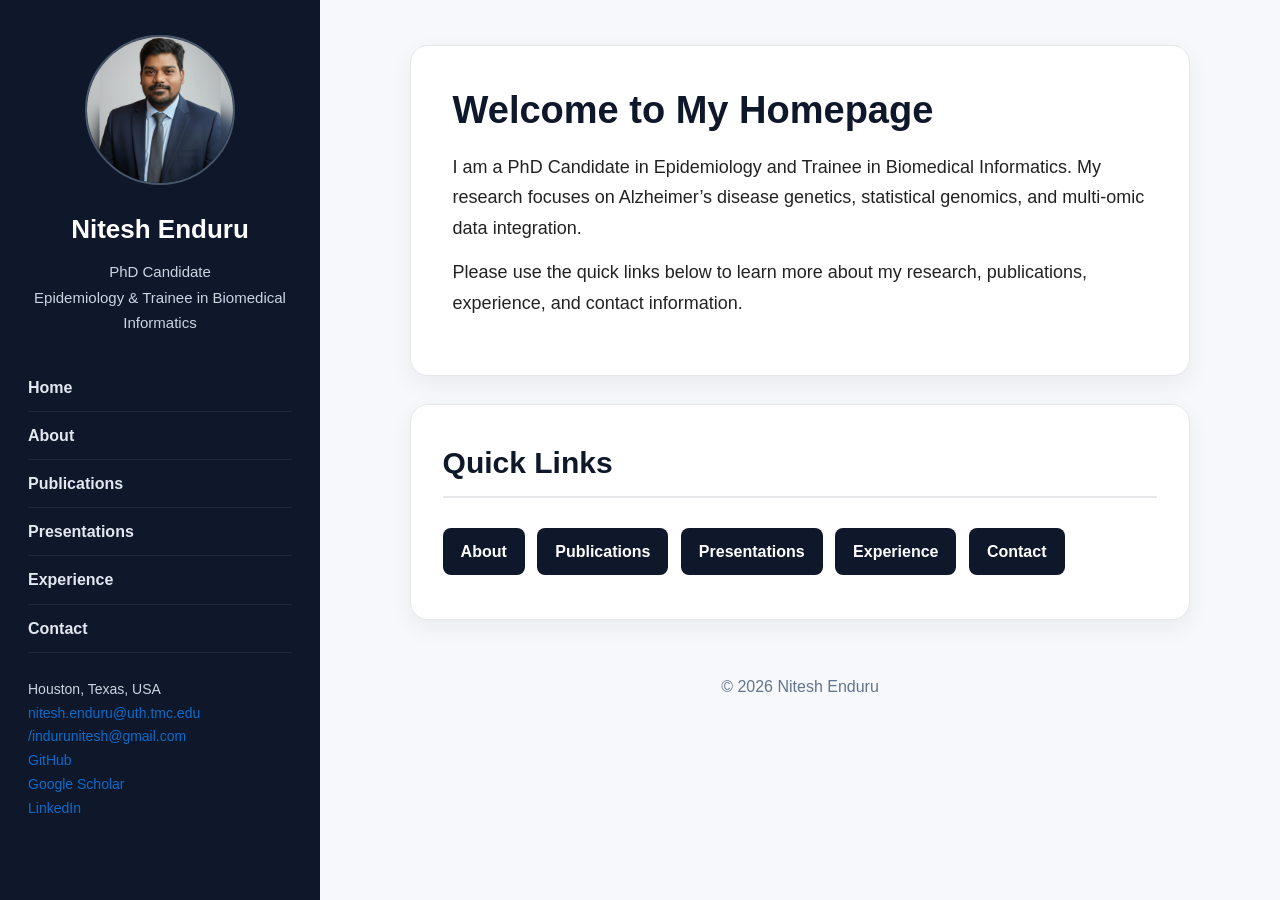
<file: index.html>
<!DOCTYPE html>
<html lang="en">
<head>
  <meta charset="UTF-8">
  <meta name="viewport" content="width=device-width, initial-scale=1.0">
  <title>Nitesh Enduru | Home</title>
  <link rel="stylesheet" href="style.css">
</head>
<body>

<div class="wrapper">

  <aside class="sidebar">
    <img src="profile.jpg" alt="Nitesh Enduru" class="photo-img">

    <h1>Nitesh Enduru</h1>
    <p class="title">PhD Candidate<br>Epidemiology & Trainee in Biomedical Informatics</p>

    <nav>
      <a href="index.html">Home</a>
      <a href="about.html">About</a>
      <a href="publications.html">Publications</a>
 	 <a href="presentations.html">Presentations</a>

      <a href="experience.html">Experience</a>
      <a href="contact.html">Contact</a>
    </nav>

    <p class="small">
      Houston, Texas, USA<br>
      <a href="mailto:nitesh.enduru@uth.tmc.edu">nitesh.enduru@uth.tmc.edu /indurunitesh@gmail.com </a><br>
      <a href="https://github.com/nenduru1" target="_blank">GitHub</a><br>
      <a href="https://scholar.google.com/citations?user=P9VxsasAAAAJ&hl=en&oi=ao" target="_blank">Google Scholar</a><br>
      <a href="https://linkedin.com/in/nenduru" target="_blank">LinkedIn</a>
    </p>
  </aside>

  <main class="content">

    <section class="hero">
      <h2>Welcome to My Homepage</h2>

      <p>
        I am a PhD Candidate in Epidemiology and Trainee in Biomedical Informatics.
        My research focuses on Alzheimer’s disease genetics, statistical genomics,
        and multi-omic data integration.
      </p>

      <p>
        Please use the quick links below to learn more about my research, publications,
        experience, and contact information.
      </p>
    </section>

   <section class="section">
  <h2>Quick Links</h2>

  <p>
    <a class="button" href="about.html">About</a>
    <a class="button" href="publications.html">Publications</a>
    <a class="button" href="presentations.html">Presentations</a>
    <a class="button" href="experience.html">Experience</a>
    <a class="button" href="contact.html">Contact</a>
  </p>
</section>

    <footer>
      <p>&copy; 2026 Nitesh Enduru</p>
    </footer>

  </main>

</div>

</body>
</html>
</file>
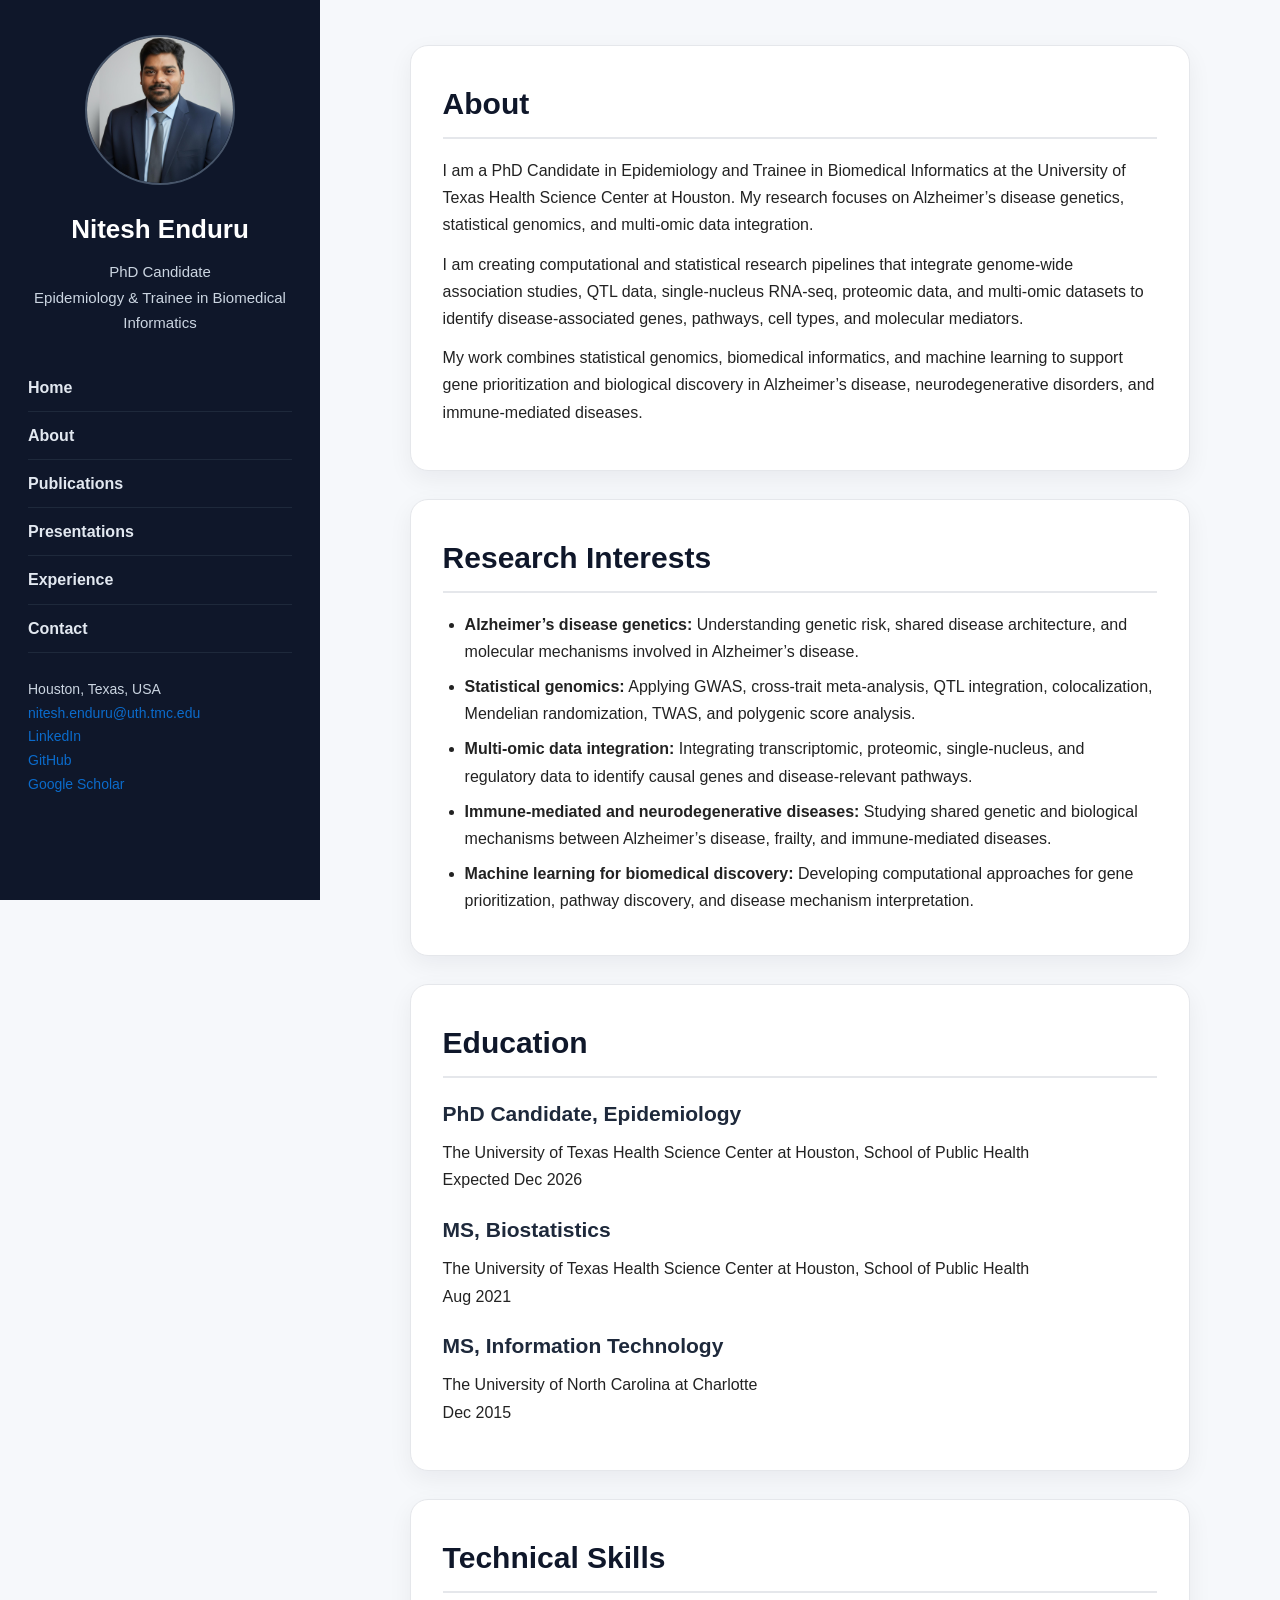
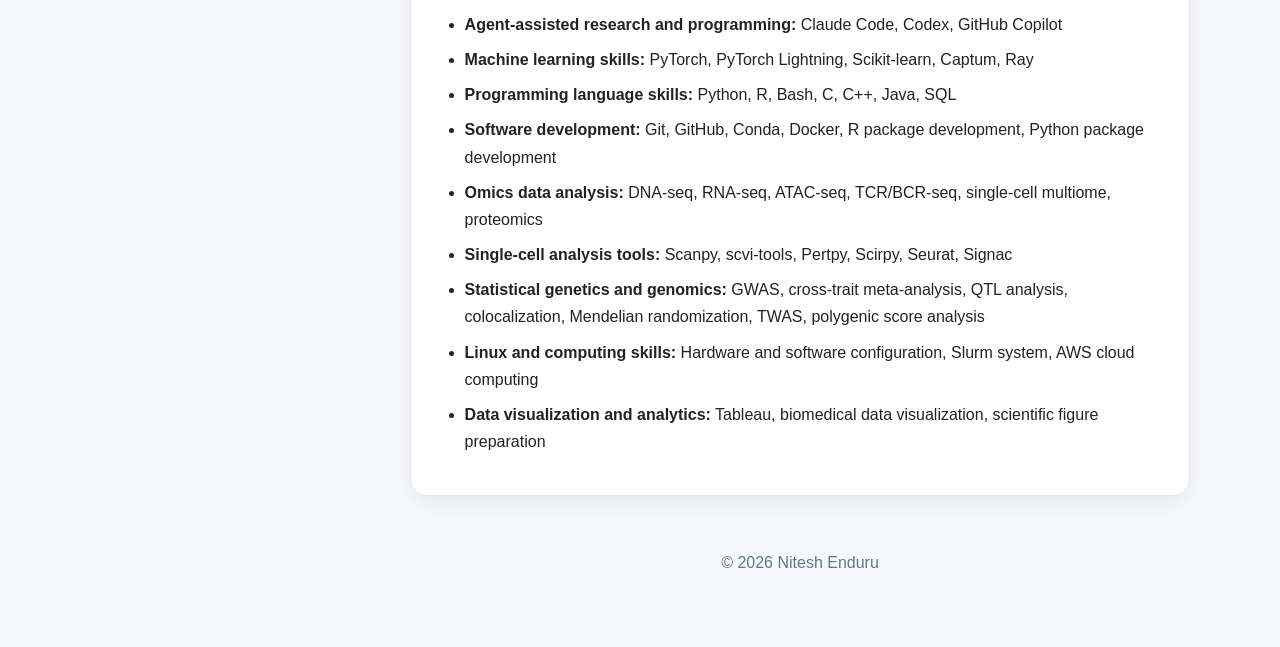
<file: about.html>
<!DOCTYPE html>
<html lang="en">
<head>
  <meta charset="UTF-8">
  <meta name="viewport" content="width=device-width, initial-scale=1.0">
  <title>About | Nitesh Enduru</title>
  <link rel="stylesheet" href="style.css">
</head>
<body>

<div class="wrapper">

  <aside class="sidebar">
    <img src="profile.jpg" alt="Nitesh Enduru" class="photo-img">

    <h1>Nitesh Enduru</h1>
    <p class="title">PhD Candidate<br>Epidemiology & Trainee in  Biomedical Informatics</p>

    <nav>
      <a href="index.html">Home</a>
      <a href="about.html">About</a>
      <a href="publications.html">Publications</a>
  <a href="presentations.html">Presentations</a>

      <a href="experience.html">Experience</a>
      <a href="contact.html">Contact</a>
    </nav>

    <p class="small">
      Houston, Texas, USA<br>
      <a href="mailto:nitesh.enduru@uth.tmc.edu">nitesh.enduru@uth.tmc.edu</a><br>
      <a href="https://linkedin.com/in/nenduru" target="_blank">LinkedIn</a><br>
      <a href="https://github.com/nenduru1" target="_blank">GitHub</a><br>
      <a href="https://scholar.google.com/citations?user=P9VxsasAAAAJ&hl=en&oi=ao" target="_blank">Google Scholar</a>
    </p>
  </aside>

  <main class="content">

    <section class="section">
      <h2>About</h2>

      <p>
        I am a PhD Candidate in Epidemiology and Trainee in Biomedical Informatics
        at the University of Texas Health Science Center at Houston. My research focuses
        on Alzheimer’s disease genetics, statistical genomics, and multi-omic data integration.
      </p>

      <p>
        I am creating computational and statistical research pipelines that integrate
        genome-wide association studies, QTL data, single-nucleus RNA-seq, proteomic data,
        and multi-omic datasets to identify disease-associated genes, pathways, cell types,
        and molecular mediators.
      </p>

      <p>
        My work combines statistical genomics, biomedical informatics, and machine learning
        to support gene prioritization and biological discovery in Alzheimer’s disease,
        neurodegenerative disorders, and immune-mediated diseases.
      </p>
    </section>

    <section class="section">
      <h2>Research Interests</h2>

      <ul>
        <li>
          <strong>Alzheimer’s disease genetics:</strong>
          Understanding genetic risk, shared disease architecture, and molecular mechanisms
          involved in Alzheimer’s disease.
        </li>

        <li>
          <strong>Statistical genomics:</strong>
          Applying GWAS, cross-trait meta-analysis, QTL integration, colocalization,
          Mendelian randomization, TWAS, and polygenic score analysis.
        </li>

        <li>
          <strong>Multi-omic data integration:</strong>
          Integrating transcriptomic, proteomic, single-nucleus, and regulatory data
          to identify causal genes and disease-relevant pathways.
        </li>

        <li>
          <strong>Immune-mediated and neurodegenerative diseases:</strong>
          Studying shared genetic and biological mechanisms between Alzheimer’s disease,
          frailty, and immune-mediated diseases.
        </li>

        <li>
          <strong>Machine learning for biomedical discovery:</strong>
          Developing computational approaches for gene prioritization, pathway discovery,
          and disease mechanism interpretation.
        </li>
      </ul>
    </section>

    <section class="section">
      <h2>Education</h2>

      <h3>PhD Candidate, Epidemiology</h3>
      <p>
        The University of Texas Health Science Center at Houston, School of Public Health<br>
        Expected Dec 2026
      </p>

      <h3>MS, Biostatistics</h3>
      <p>
        The University of Texas Health Science Center at Houston, School of Public Health<br>
        Aug 2021
      </p>

      <h3>MS, Information Technology</h3>
      <p>
        The University of North Carolina at Charlotte<br>
        Dec 2015
      </p>
    </section>

    <section class="section">
      <h2>Technical Skills</h2>

      <ul>
        <li>
          <strong>Agent-assisted research and programming:</strong>
          Claude Code, Codex, GitHub Copilot
        </li>

        <li>
          <strong>Machine learning skills:</strong>
          PyTorch, PyTorch Lightning, Scikit-learn, Captum, Ray
        </li>

        <li>
          <strong>Programming language skills:</strong>
          Python, R, Bash, C, C++, Java, SQL
        </li>

        <li>
          <strong>Software development:</strong>
          Git, GitHub, Conda, Docker, R package development, Python package development
        </li>

        <li>
          <strong>Omics data analysis:</strong>
          DNA-seq, RNA-seq, ATAC-seq, TCR/BCR-seq, single-cell multiome, proteomics
        </li>

        <li>
          <strong>Single-cell analysis tools:</strong>
          Scanpy, scvi-tools, Pertpy, Scirpy, Seurat, Signac
        </li>

        <li>
          <strong>Statistical genetics and genomics:</strong>
          GWAS, cross-trait meta-analysis, QTL analysis, colocalization,
          Mendelian randomization, TWAS, polygenic score analysis
        </li>

        <li>
          <strong>Linux and computing skills:</strong>
          Hardware and software configuration, Slurm system, AWS cloud computing
        </li>

        <li>
          <strong>Data visualization and analytics:</strong>
          Tableau, biomedical data visualization, scientific figure preparation
        </li>
      </ul>
    </section>

    <footer>
      <p>&copy; 2026 Nitesh Enduru</p>
    </footer>

  </main>

</div>

</body>
</html>
</file>
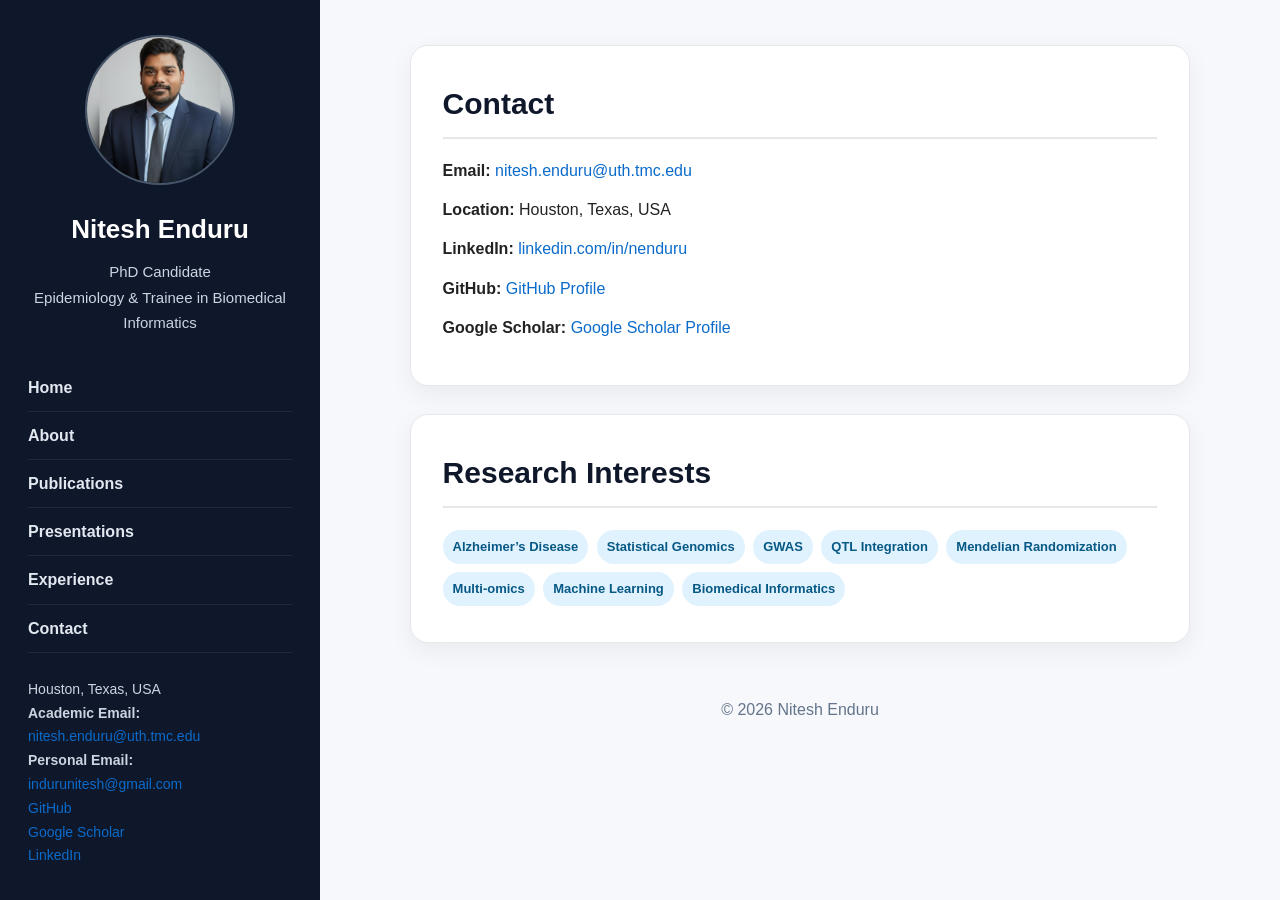
<file: contact.html>
<!DOCTYPE html>
<html lang="en">
<head>
  <meta charset="UTF-8">
  <meta name="viewport" content="width=device-width, initial-scale=1.0">
  <title>Contact | Nitesh Enduru</title>
  <link rel="stylesheet" href="style.css">
</head>
<body>

<div class="wrapper">

  <aside class="sidebar">
    <img src="profile.jpg" alt="Nitesh Enduru" class="photo-img">

    <h1>Nitesh Enduru</h1>
    <p class="title">PhD Candidate<br>Epidemiology & Trainee in Biomedical Informatics</p>

    <nav>
      <a href="index.html">Home</a>
      <a href="about.html">About</a>
      <a href="publications.html">Publications</a>
      <a href="presentations.html">Presentations</a>
      <a href="experience.html">Experience</a>
      <a href="contact.html">Contact</a>
    </nav>

    <p class="small">
  Houston, Texas, USA<br>
  <strong>Academic Email:</strong><br>
  <a href="mailto:nitesh.enduru@uth.tmc.edu">nitesh.enduru@uth.tmc.edu</a><br>
  <strong>Personal Email:</strong><br>
  <a href="mailto:indurunitesh@gmail.com">indurunitesh@gmail.com</a><br>
  <a href="https://github.com/nenduru1" target="_blank">GitHub</a><br>
  <a href="https://scholar.google.com/citations?user=P9VxsasAAAAJ&hl=en&oi=ao" target="_blank">Google Scholar</a><br>
  <a href="https://linkedin.com/in/nenduru" target="_blank">LinkedIn</a>
</p>
  </aside>

  <main class="content">

    <section class="section">
      <h2>Contact</h2>

      <p>
        <strong>Email:</strong>
        <a href="mailto:nitesh.enduru@uth.tmc.edu">nitesh.enduru@uth.tmc.edu</a>
      </p>

      <p>
        <strong>Location:</strong>
        Houston, Texas, USA
      </p>

      <p>
        <strong>LinkedIn:</strong>
        <a href="https://linkedin.com/in/nenduru" target="_blank">linkedin.com/in/nenduru</a>
      </p>

      <p>
        <strong>GitHub:</strong>
        <a href="https://github.com/nenduru1" target="_blank">GitHub Profile</a>
      </p>

      <p>
        <strong>Google Scholar:</strong>
        <a href="https://scholar.google.com/citations?user=P9VxsasAAAAJ&hl=en&oi=ao" target="_blank">Google Scholar Profile</a>
      </p>

         </section>

    <section class="section">
      <h2>Research Interests</h2>

      <span class="badge">Alzheimer’s Disease</span>
      <span class="badge">Statistical Genomics</span>
      <span class="badge">GWAS</span>
      <span class="badge">QTL Integration</span>
      <span class="badge">Mendelian Randomization</span>
      <span class="badge">Multi-omics</span>
      <span class="badge">Machine Learning</span>
      <span class="badge">Biomedical Informatics</span>
    </section>

    <footer>
      <p>&copy; 2026 Nitesh Enduru</p>
    </footer>

  </main>

</div>

</body>
</html>
</file>
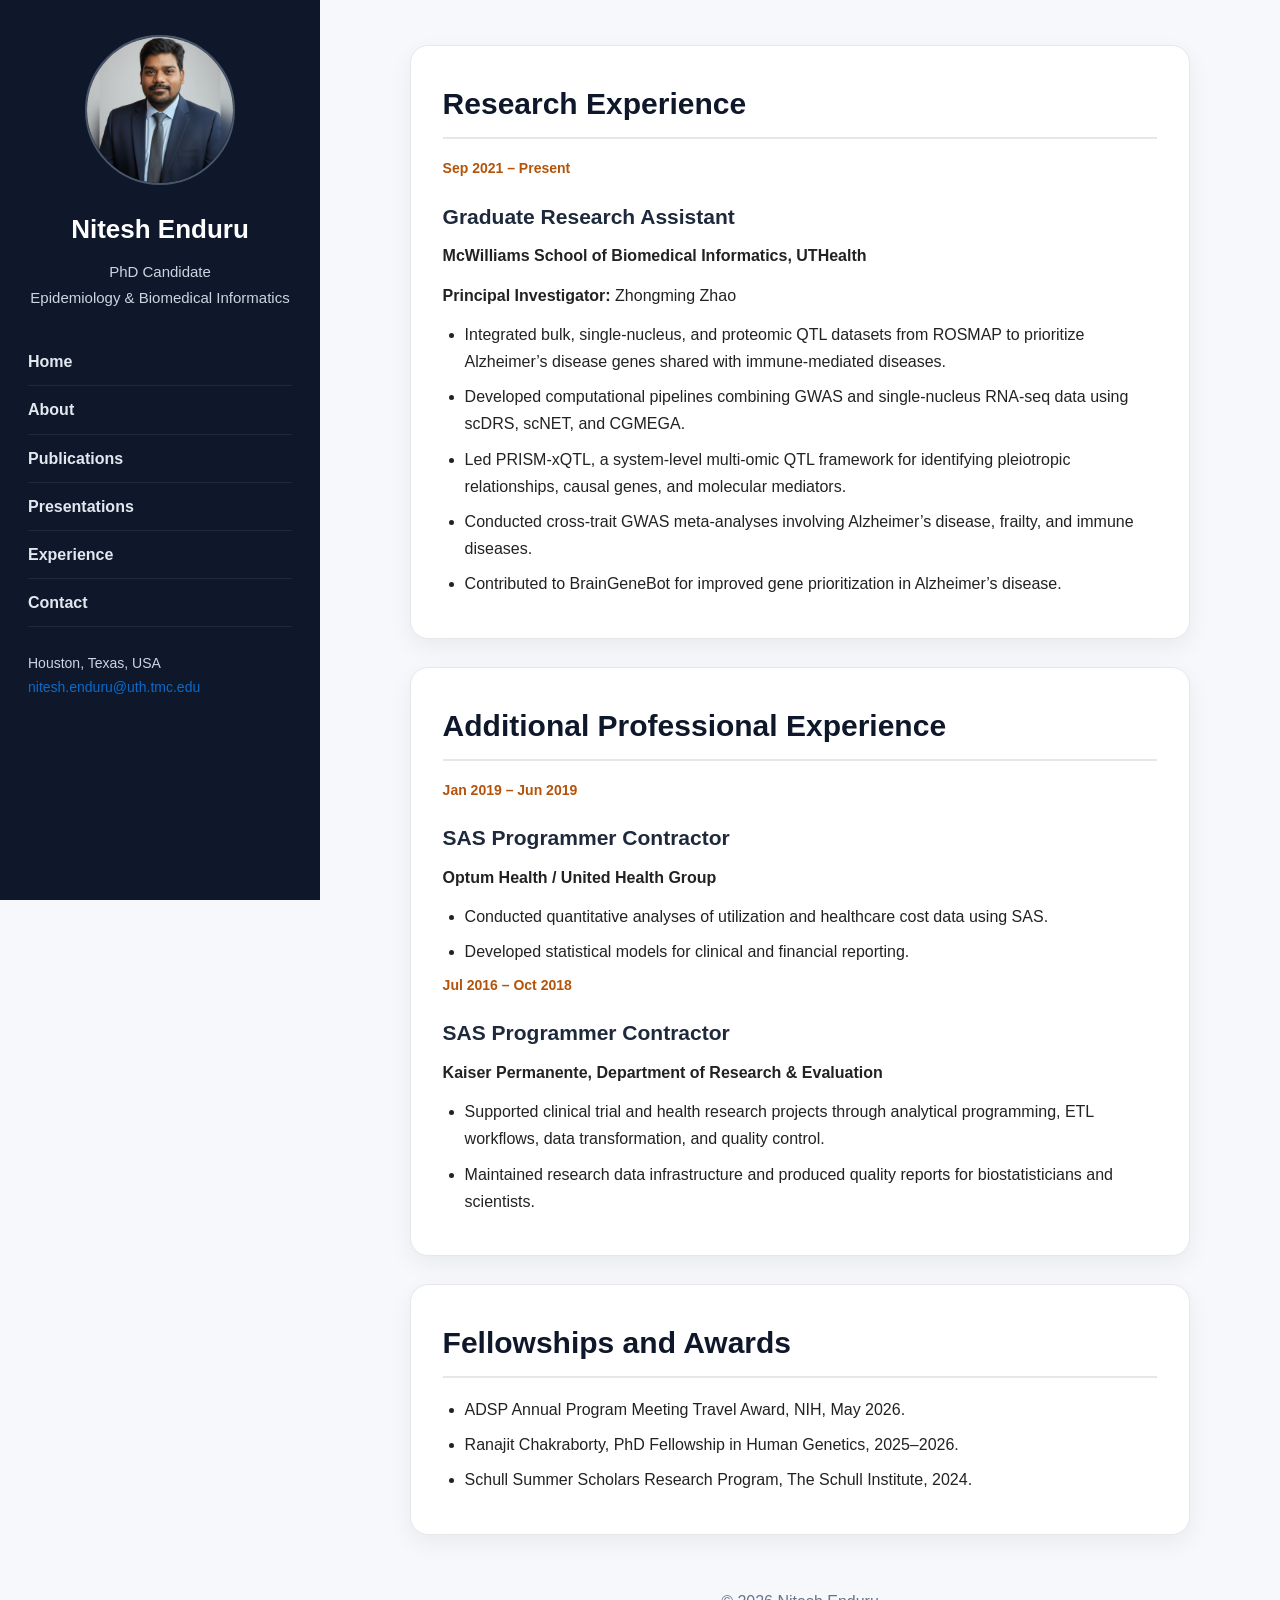
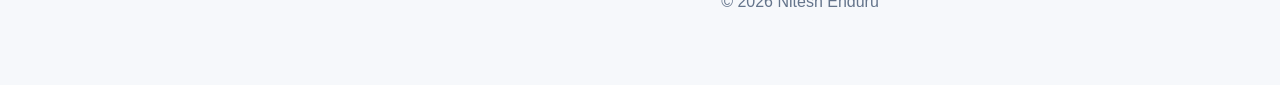
<file: experience.html>
<!DOCTYPE html>
<html lang="en">
<head>
  <meta charset="UTF-8">
  <meta name="viewport" content="width=device-width, initial-scale=1.0">
  <title>Experience | Nitesh Enduru</title>
  <link rel="stylesheet" href="style.css">
</head>
<body>

<div class="wrapper">

  <aside class="sidebar">
<img src="profile.jpg" alt="Nitesh Enduru" class="photo-img">    <h1>Nitesh Enduru</h1>
    <p class="title">PhD Candidate<br>Epidemiology & Biomedical Informatics</p>

    <nav>
      <a href="index.html">Home</a>
      <a href="about.html">About</a>
      <a href="publications.html">Publications</a>
  <a href="presentations.html">Presentations</a>
      <a href="experience.html">Experience</a>
      <a href="contact.html">Contact</a>
    </nav>

    <p class="small">
      Houston, Texas, USA<br>
      <a href="mailto:nitesh.enduru@uth.tmc.edu">nitesh.enduru@uth.tmc.edu</a>
    </p>
  </aside>

  <main class="content">
    <section class="section">
      <h2>Research Experience</h2>

      <p class="date">Sep 2021 – Present</p>
      <h3>Graduate Research Assistant</h3>
      <p><strong>McWilliams School of Biomedical Informatics, UTHealth</strong></p>
      <p><strong>Principal Investigator:</strong> Zhongming Zhao</p>

      <ul>
        <li>
          Integrated bulk, single-nucleus, and proteomic QTL datasets from ROSMAP
          to prioritize Alzheimer’s disease genes shared with immune-mediated diseases.
        </li>
        <li>
          Developed computational pipelines combining GWAS and single-nucleus RNA-seq data
          using scDRS, scNET, and CGMEGA.
        </li>
        <li>
          Led PRISM-xQTL, a system-level multi-omic QTL framework for identifying
          pleiotropic relationships, causal genes, and molecular mediators.
        </li>
        <li>
          Conducted cross-trait GWAS meta-analyses involving Alzheimer’s disease,
          frailty, and immune diseases.
        </li>
        <li>
          Contributed to BrainGeneBot for improved gene prioritization in Alzheimer’s disease.
        </li>
      </ul>
    </section>

    <section class="section">
      <h2>Additional Professional Experience</h2>

      <p class="date">Jan 2019 – Jun 2019</p>
      <h3>SAS Programmer Contractor</h3>
      <p><strong>Optum Health / United Health Group</strong></p>
      <ul>
        <li>Conducted quantitative analyses of utilization and healthcare cost data using SAS.</li>
        <li>Developed statistical models for clinical and financial reporting.</li>
      </ul>

      <p class="date">Jul 2016 – Oct 2018</p>
      <h3>SAS Programmer Contractor</h3>
      <p><strong>Kaiser Permanente, Department of Research & Evaluation</strong></p>
      <ul>
        <li>
          Supported clinical trial and health research projects through analytical programming,
          ETL workflows, data transformation, and quality control.
        </li>
        <li>
          Maintained research data infrastructure and produced quality reports for
          biostatisticians and scientists.
        </li>
      </ul>
    </section>

    <section class="section">
      <h2>Fellowships and Awards</h2>
      <ul>
        <li>ADSP Annual Program Meeting Travel Award, NIH, May 2026.</li>
        <li>Ranajit Chakraborty, PhD Fellowship in Human Genetics, 2025–2026.</li>
        <li>Schull Summer Scholars Research Program, The Schull Institute, 2024.</li>
      </ul>
    </section>

    <footer>
      <p>&copy; 2026 Nitesh Enduru</p>
    </footer>
  </main>

</div>

</body>
</html>
</file>
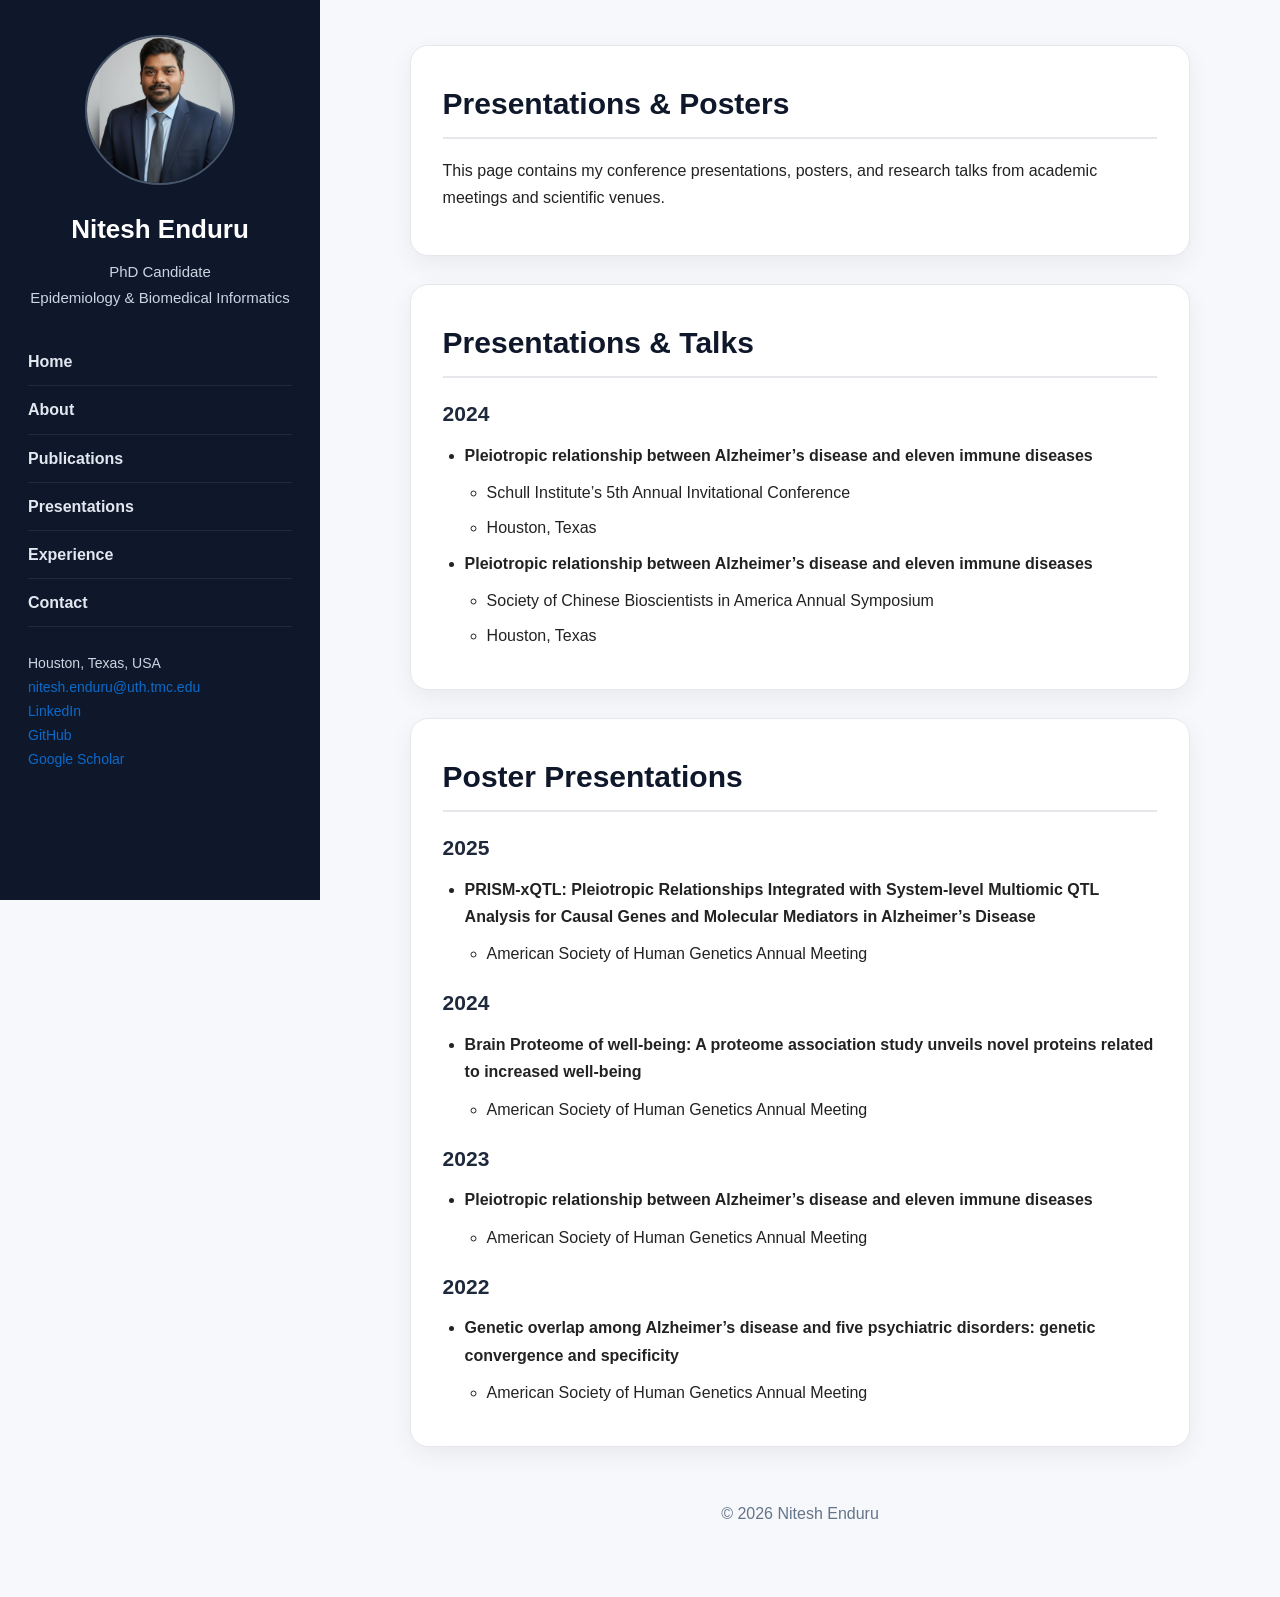
<file: presentations.html>
<!DOCTYPE html>
<html lang="en">
<head>
  <meta charset="UTF-8">
  <meta name="viewport" content="width=device-width, initial-scale=1.0">
  <title>Presentations | Nitesh Enduru</title>
  <link rel="stylesheet" href="style.css">
</head>
<body>

<div class="wrapper">

  <aside class="sidebar">
    <img src="profile.jpg" alt="Nitesh Enduru" class="photo-img">

    <h1>Nitesh Enduru</h1>
    <p class="title">PhD Candidate<br>Epidemiology & Biomedical Informatics</p>

    <nav>
      <a href="index.html">Home</a>
      <a href="about.html">About</a>
      <a href="publications.html">Publications</a>
      <a href="presentations.html">Presentations</a>
      <a href="experience.html">Experience</a>
      <a href="contact.html">Contact</a>
    </nav>

    <p class="small">
      Houston, Texas, USA<br>
      <a href="mailto:nitesh.enduru@uth.tmc.edu">nitesh.enduru@uth.tmc.edu</a><br>
      <a href="https://linkedin.com/in/nenduru" target="_blank">LinkedIn</a><br>
      <a href="https://github.com/YOUR-GITHUB-USERNAME" target="_blank">GitHub</a><br>
      <a href="YOUR-GOOGLE-SCHOLAR-LINK" target="_blank">Google Scholar</a>
    </p>
  </aside>

  <main class="content">

    <section class="section">
      <h2>Presentations & Posters</h2>

      <p>
        This page contains my conference presentations, posters, and research talks
        from academic meetings and scientific venues.
      </p>
    </section>

    <section class="section">
      <h2>Presentations & Talks</h2>

      <h3>2024</h3>

      <ul>
        <li>
          <strong>Pleiotropic relationship between Alzheimer’s disease and eleven immune diseases</strong>
          <ul>
            <li>Schull Institute’s 5th Annual Invitational Conference</li>
            <li>Houston, Texas</li>
          </ul>
        </li>

        <li>
          <strong>Pleiotropic relationship between Alzheimer’s disease and eleven immune diseases</strong>
          <ul>
            <li>Society of Chinese Bioscientists in America Annual Symposium</li>
            <li>Houston, Texas</li>
          </ul>
        </li>
      </ul>
    </section>

    <section class="section">
      <h2>Poster Presentations</h2>

      <h3>2025</h3>

      <ul>
        <li>
          <strong>PRISM-xQTL: Pleiotropic Relationships Integrated with System-level Multiomic QTL Analysis for Causal Genes and Molecular Mediators in Alzheimer’s Disease</strong>
          <ul>
            <li>American Society of Human Genetics Annual Meeting</li>
          </ul>
        </li>
      </ul>

      <h3>2024</h3>

      <ul>
        <li>
          <strong>Brain Proteome of well-being: A proteome association study unveils novel proteins related to increased well-being</strong>
          <ul>
            <li>American Society of Human Genetics Annual Meeting</li>
          </ul>
        </li>
      </ul>

      <h3>2023</h3>

      <ul>
        <li>
          <strong>Pleiotropic relationship between Alzheimer’s disease and eleven immune diseases</strong>
          <ul>
            <li>American Society of Human Genetics Annual Meeting</li>
          </ul>
        </li>
      </ul>

      <h3>2022</h3>

      <ul>
        <li>
          <strong>Genetic overlap among Alzheimer’s disease and five psychiatric disorders: genetic convergence and specificity</strong>
          <ul>
            <li>American Society of Human Genetics Annual Meeting</li>
          </ul>
        </li>
      </ul>
    </section>

    <footer>
      <p>&copy; 2026 Nitesh Enduru</p>
    </footer>

  </main>

</div>

</body>
</html>
</file>
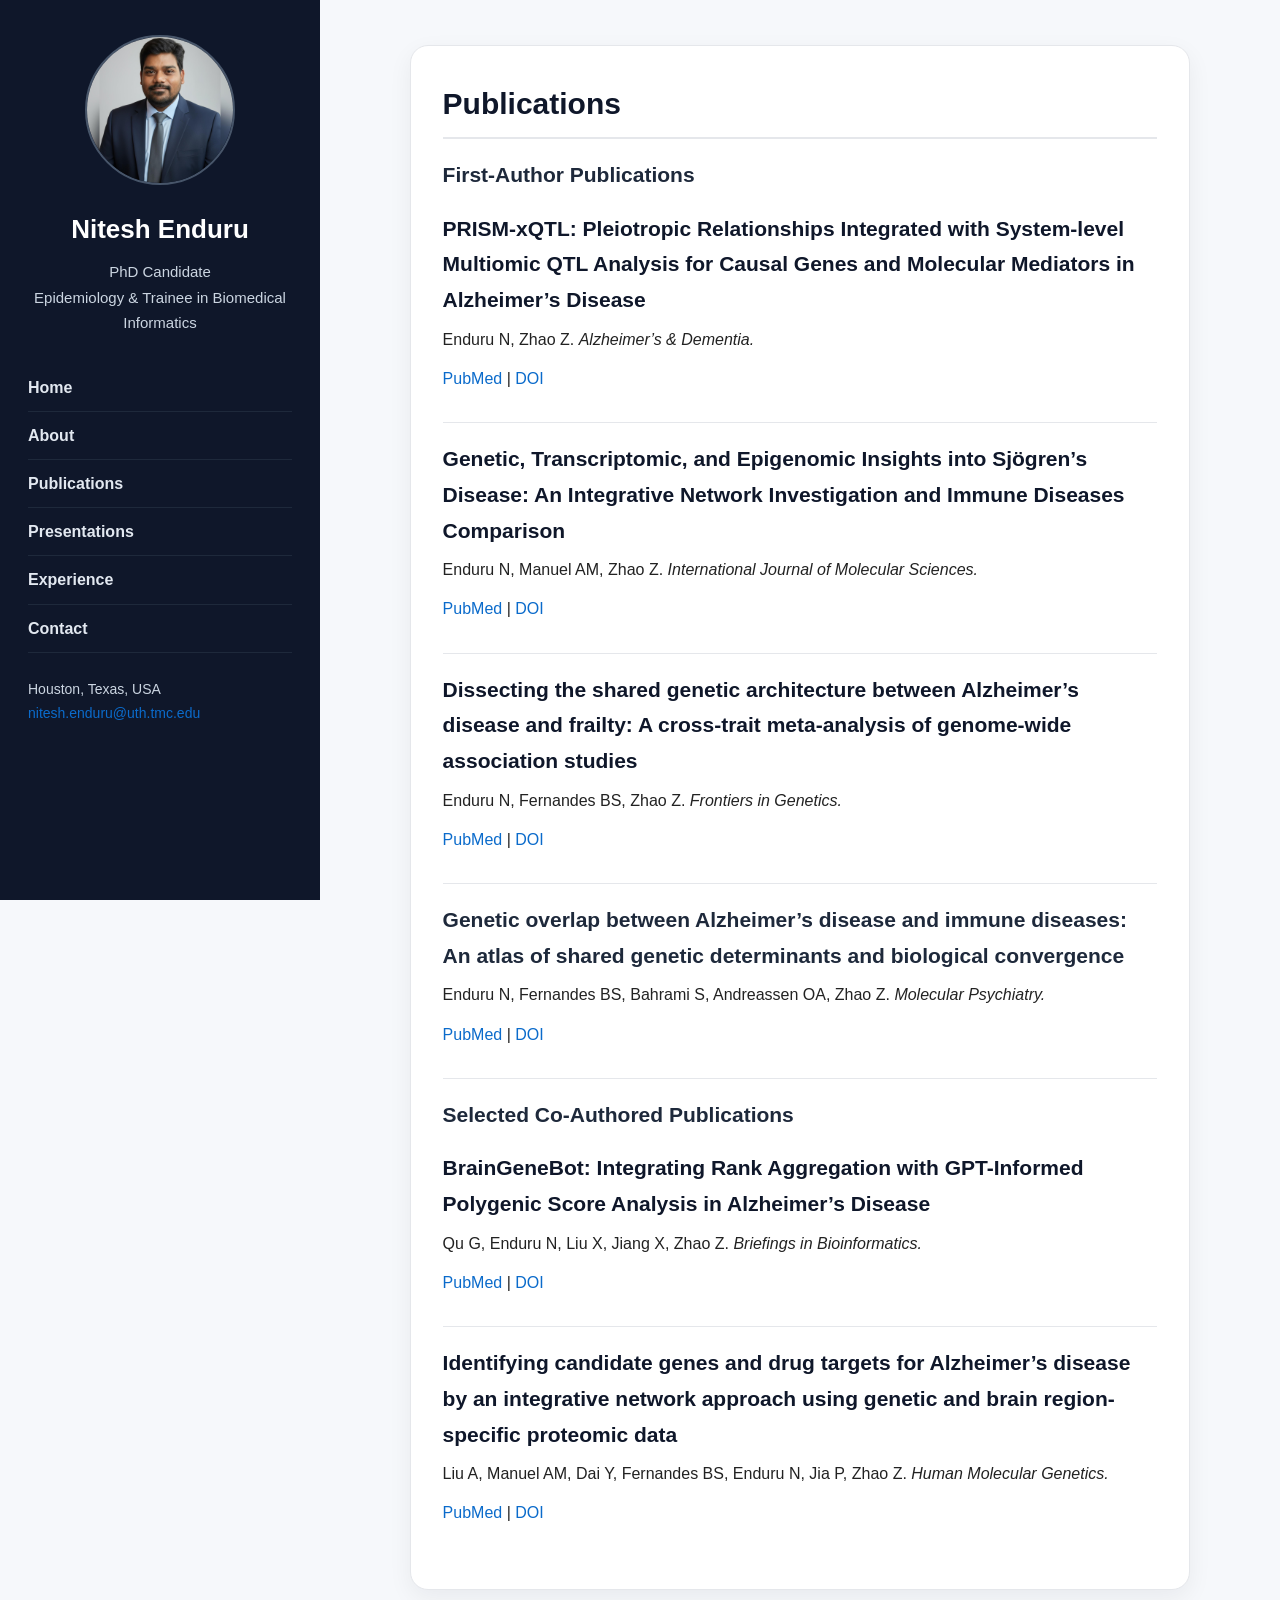
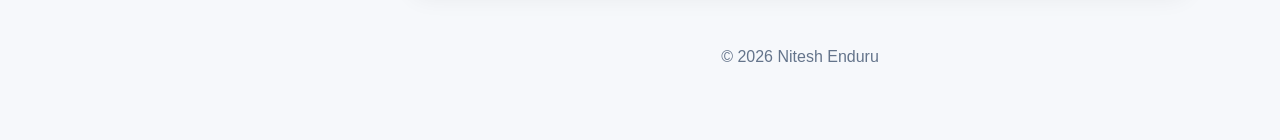
<file: publications.html>
<!DOCTYPE html>
<html lang="en">
<head>
  <meta charset="UTF-8">
  <meta name="viewport" content="width=device-width, initial-scale=1.0">
  <title>Publications | Nitesh Enduru</title>
  <link rel="stylesheet" href="style.css">
</head>
<body>

<div class="wrapper">

  <aside class="sidebar">
<img src="profile.jpg" alt="Nitesh Enduru" class="photo-img">    <h1>Nitesh Enduru</h1>
    <p class="title">PhD Candidate<br>Epidemiology & Trainee in Biomedical Informatics</p>

    <nav>
      <a href="index.html">Home</a>
      <a href="about.html">About</a>
      <a href="publications.html">Publications</a>
        <a href="presentations.html">Presentations</a>

      <a href="experience.html">Experience</a>
      <a href="contact.html">Contact</a>
    </nav>

    <p class="small">
      Houston, Texas, USA<br>
      <a href="mailto:nitesh.enduru@uth.tmc.edu">nitesh.enduru@uth.tmc.edu</a>
    </p>
  </aside>

  <main class="content">
    <section class="section">
      <h2>Publications</h2>

      <h3>First-Author Publications</h3>

      <div class="paper">
        <h3>
          <a href="https://pubmed.ncbi.nlm.nih.gov/41611629/" target="_blank">
            PRISM-xQTL: Pleiotropic Relationships Integrated with System-level Multiomic QTL Analysis for Causal Genes and Molecular Mediators in Alzheimer’s Disease
          </a>
        </h3>
        <p>Enduru N, Zhao Z. <em>Alzheimer’s & Dementia.</em></p>
        <p>
          <a href="https://pubmed.ncbi.nlm.nih.gov/41611629/" target="_blank">PubMed</a>
          |
          <a href="https://doi.org/10.1002/alz.71073" target="_blank">DOI</a>
        </p>
      </div>

      <div class="paper">
        <h3>
          <a href="https://pubmed.ncbi.nlm.nih.gov/40429780/" target="_blank">
            Genetic, Transcriptomic, and Epigenomic Insights into Sjögren’s Disease: An Integrative Network Investigation and Immune Diseases Comparison
          </a>
        </h3>
        <p>Enduru N, Manuel AM, Zhao Z. <em>International Journal of Molecular Sciences.</em></p>
        <p>
          <a href="https://pubmed.ncbi.nlm.nih.gov/40429780/" target="_blank">PubMed</a>
          |
          <a href="https://doi.org/10.3390/ijms26104637" target="_blank">DOI</a>
        </p>
      </div>

      <div class="paper">
        <h3>
          <a href="https://pubmed.ncbi.nlm.nih.gov/38706793/" target="_blank">
            Dissecting the shared genetic architecture between Alzheimer’s disease and frailty: A cross-trait meta-analysis of genome-wide association studies
          </a>
        </h3>
        <p>Enduru N, Fernandes BS, Zhao Z. <em>Frontiers in Genetics.</em></p>
        <p>
          <a href="https://pubmed.ncbi.nlm.nih.gov/38706793/" target="_blank">PubMed</a>
          |
          <a href="https://doi.org/10.3389/fgene.2024.1376050" target="_blank">DOI</a>
        </p>
      </div>

      <div class="paper">
        <h3>
          Genetic overlap between Alzheimer’s disease and immune diseases: An atlas of shared genetic determinants and biological convergence
        </h3>
        <p>Enduru N, Fernandes BS, Bahrami S, Andreassen OA, Zhao Z. <em>Molecular Psychiatry.</em></p>
        
	<p>
          <a href="https://pubmed.ncbi.nlm.nih.gov/38499654/" target="_blank">PubMed</a>
          |
          <a href="https://www.nature.com/articles/s41380-024-02510-y" target="_blank">DOI</a>
        </p>

      </div>

      <h3>Selected Co-Authored Publications</h3>

      <div class="paper">
        <h3>
          <a href="https://pubmed.ncbi.nlm.nih.gov/41148224/" target="_blank">
            BrainGeneBot: Integrating Rank Aggregation with GPT-Informed Polygenic Score Analysis in Alzheimer’s Disease
          </a>
        </h3>
        <p>Qu G, Enduru N, Liu X, Jiang X, Zhao Z. <em>Briefings in Bioinformatics.</em></p>
        <p>
          <a href="https://pubmed.ncbi.nlm.nih.gov/41148224/" target="_blank">PubMed</a>
          |
          <a href="https://doi.org/10.1093/bib/bbaf565" target="_blank">DOI</a>
        </p>
      </div>

      <div class="paper">
        <h3>
          <a href="https://pubmed.ncbi.nlm.nih.gov/35640139/" target="_blank">
            Identifying candidate genes and drug targets for Alzheimer’s disease by an integrative network approach using genetic and brain region-specific proteomic data
          </a>
        </h3>
        <p>Liu A, Manuel AM, Dai Y, Fernandes BS, Enduru N, Jia P, Zhao Z. <em>Human Molecular Genetics.</em></p>
        <p>
          <a href="https://pubmed.ncbi.nlm.nih.gov/35640139/" target="_blank">PubMed</a>
          |
          <a href="https://doi.org/10.1093/hmg/ddac124" target="_blank">DOI</a>
        </p>
      </div>

    </section>

    <footer>
      <p>&copy; 2026 Nitesh Enduru</p>
    </footer>
  </main>

</div>

</body>
</html>
</file>
<file: style.css>
* {
  margin: 0;
  padding: 0;
  box-sizing: border-box;
}

body {
  font-family: Arial, Helvetica, sans-serif;
  background: #f6f8fb;
  color: #222;
  line-height: 1.7;
}

a {
  color: #0b6bcb;
  text-decoration: none;
}

a:hover {
  text-decoration: underline;
}

.wrapper {
  display: flex;
  min-height: 100vh;
}

.sidebar {
  width: 320px;
  background: #0f172a;
  color: white;
  padding: 35px 28px;
  position: fixed;
  height: 100vh;
  overflow-y: auto;
}

.photo {
  width: 150px;
  height: 150px;
  background: #1e293b;
  border: 2px solid #475569;
  border-radius: 50%;
  display: flex;
  align-items: center;
  justify-content: center;
  margin: 0 auto 22px;
  font-size: 44px;
  font-weight: bold;
  color: #e2e8f0;
}

.photo-img {
  width: 150px;
  height: 150px;
  border-radius: 50%;
  display: block;
  object-fit: cover;
  margin: 0 auto 22px;
  border: 2px solid #475569;
}

.sidebar h1 {
  text-align: center;
  font-size: 26px;
  margin-bottom: 8px;
}

.sidebar .title {
  text-align: center;
  color: #cbd5e1;
  font-size: 15px;
  margin-bottom: 26px;
}

.sidebar nav {
  margin-top: 28px;
}

.sidebar nav a {
  display: block;
  color: #e2e8f0;
  padding: 10px 0;
  border-bottom: 1px solid #1e293b;
  font-weight: bold;
}

.sidebar nav a:hover {
  color: #38bdf8;
  text-decoration: none;
}

.sidebar .small {
  color: #cbd5e1;
  font-size: 14px;
  margin-top: 25px;
}

.content {
  margin-left: 320px;
  width: calc(100% - 320px);
  padding: 45px 7%;
}

.hero {
  background: white;
  padding: 42px;
  border-radius: 18px;
  border: 1px solid #e5e7eb;
  margin-bottom: 28px;
  box-shadow: 0 8px 24px rgba(15, 23, 42, 0.06);
}

.hero h2 {
  font-size: 38px;
  color: #0f172a;
  line-height: 1.2;
  margin-bottom: 18px;
}

.hero p {
  font-size: 18px;
  margin-bottom: 14px;
}

.button {
  display: inline-block;
  background: #0f172a;
  color: white;
  padding: 10px 18px;
  border-radius: 8px;
  font-weight: bold;
  margin-right: 8px;
  margin-top: 12px;
}

.button:hover {
  background: #1e293b;
  text-decoration: none;
}

.section {
  background: white;
  padding: 32px;
  border-radius: 18px;
  border: 1px solid #e5e7eb;
  margin-bottom: 28px;
  box-shadow: 0 8px 24px rgba(15, 23, 42, 0.06);
}

.section h2 {
  color: #0f172a;
  font-size: 30px;
  margin-bottom: 18px;
  border-bottom: 2px solid #e5e7eb;
  padding-bottom: 8px;
}

.section h3 {
  color: #1e293b;
  font-size: 21px;
  margin-top: 18px;
  margin-bottom: 8px;
}

.section p {
  margin-bottom: 12px;
}

.section ul {
  margin-left: 22px;
  margin-top: 10px;
}

.section li {
  margin-bottom: 8px;
}

.grid {
  display: grid;
  grid-template-columns: 1fr 1fr;
  gap: 22px;
}

.card {
  background: #f8fafc;
  border: 1px solid #e5e7eb;
  padding: 22px;
  border-radius: 14px;
}

.badge {
  display: inline-block;
  background: #e0f2fe;
  color: #075985;
  padding: 6px 10px;
  border-radius: 18px;
  font-size: 13px;
  font-weight: bold;
  margin: 4px 4px 4px 0;
}

.paper {
  border-bottom: 1px solid #e5e7eb;
  padding-bottom: 18px;
  margin-bottom: 18px;
}

.paper:last-child {
  border-bottom: none;
  margin-bottom: 0;
}

.paper h3 a {
  color: #0f172a;
}

.date {
  color: #b45309;
  font-weight: bold;
  font-size: 14px;
}

footer {
  color: #64748b;
  text-align: center;
  padding: 25px;
}

@media screen and (max-width: 850px) {
  .wrapper {
    display: block;
  }

  .sidebar {
    position: static;
    width: 100%;
    height: auto;
  }

  .content {
    margin-left: 0;
    width: 100%;
    padding: 28px 5%;
  }

  .hero h2 {
    font-size: 30px;
  }

  .grid {
    grid-template-columns: 1fr;
  }
}
</file>
